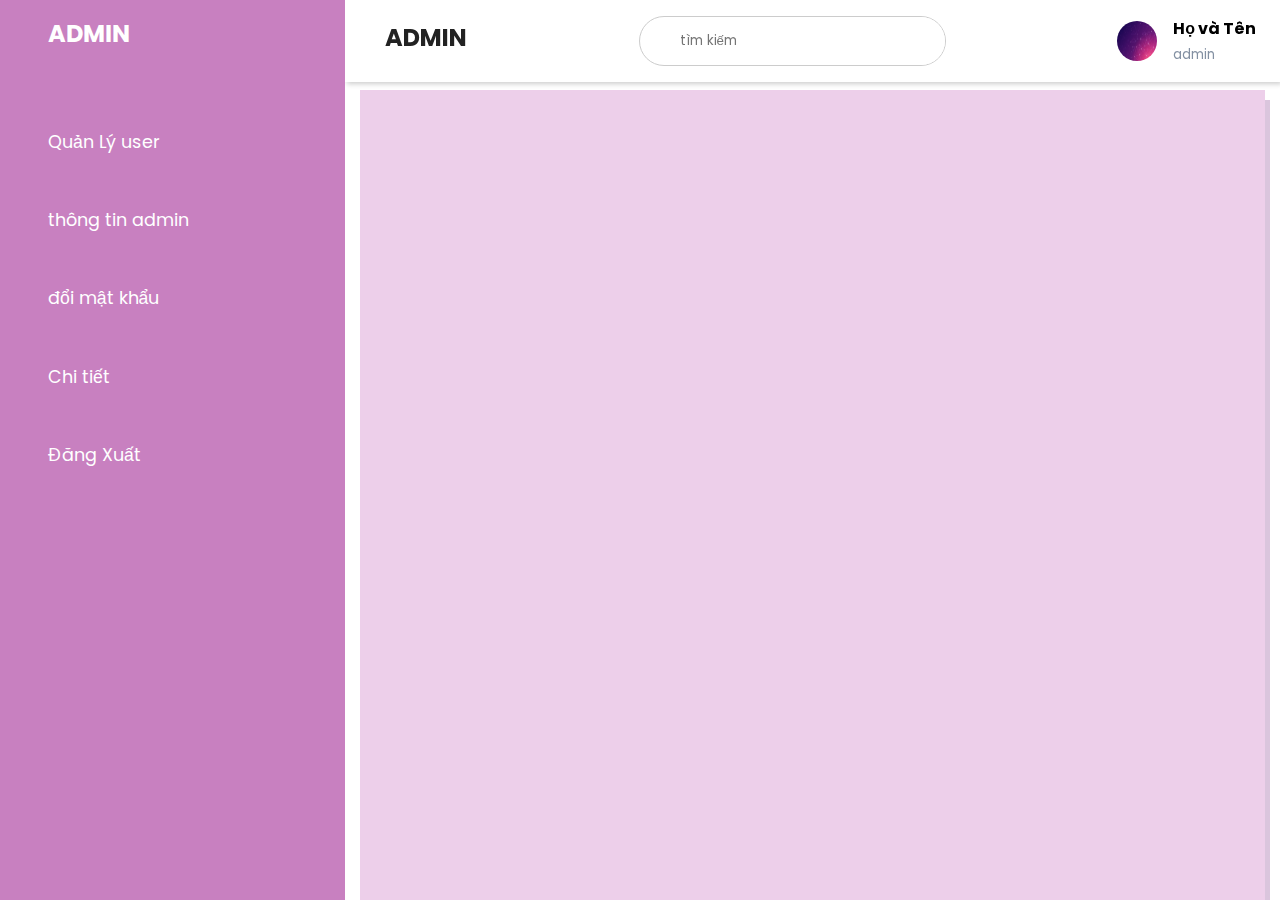
<file: index.html>
<!DOCTYPE html>
<html lang="en">

<head>
    <meta charset="UTF-8">
    <meta http-equiv="X-UA-Compatible" content="IE=edge">
    <meta name="viewport" content="width=device-width, initial-scale=1.0">
    <title>ADMIN</title>
    <link rel="stylesheet" href="style.css">
    <link rel="stylesheet" href="https://maxst.icons8.com/vue-static/landings/line-awesome/line-awesome/1.3.0/css/line-awesome.min.css">
    <link rel="stylesheet" href="https://cdnjs.cloudflare.com/ajax/libs/font-awesome/6.1.1/css/all.min.css" integrity="sha512-KfkfwYDsLkIlwQp6LFnl8zNdLGxu9YAA1QvwINks4PhcElQSvqcyVLLD9aMhXd13uQjoXtEKNosOWaZqXgel0g==" crossorigin="anonymous" referrerpolicy="no-referrer"
    />
</head>

<body>
    <input type="checkbox" id="nav-toggle">
    <!--start-sidebar-->
    <div class="sidebar">
        <!---->
        <div class="sidebar-brand">
            <h2>
                <span class="lab fa-solid fa-user-shield"></span><span><a href="/index.html">ADMIN</a></span>
            </h2>
        </div>
        <!---->
        <div class="sidebar-menu">
            <ul>
                <!--1-->
                <li>
                    <a href="/quanliuser/quanliuser.html" class="active"><span class="las la-igloo"></span><span>Quản Lý user</span></a>
                </li>
                <!--3-->
                <li>
                    <a href=""><span class="las la-clipboard-list"></span><span>thông tin admin</span></a>
                </li>
                <!--4-->
                <li>
                    <a href=""><span class="las la-user"></span><span>đổi mật khẩu</span></a>
                </li>
                <!--5-->
                <li>
                    <a href=""><span class="las la-receipt"></span><span>Chi tiết</span></a>
                </li>
                <!---->
                <li>
                    <a href=""><span class="las la-arrow-alt-circle-right"></span><span>Đăng Xuất</span></a>
                </li>
            </ul>
        </div>
    </div>
    <!--end-sidebar-->

    <!--start-main-content-->
    <div class="main-content">
        <!---->
        <header>
            <h2>
                <label for="nav-toggle">
                    <span class="las la-bars"></span>
                </label>ADMIN
            </h2>
            <!---->
            <div class="search-wrapper">
                <span class="las la-search"></span>
                <input type="search" placeholder="tìm kiếm">
            </div>
            <!---->
            <div class="user-wrapper">
                <img src="/img/img1.jpg" alt="" width="40px" height="40px">
                <div>
                    <h4>Họ và Tên</h4>
                    <small>admin</small>
                </div>
            </div>
        </header>
        <!---->
        <main>

        </main>
    </div>
</body>

</html>
</file>
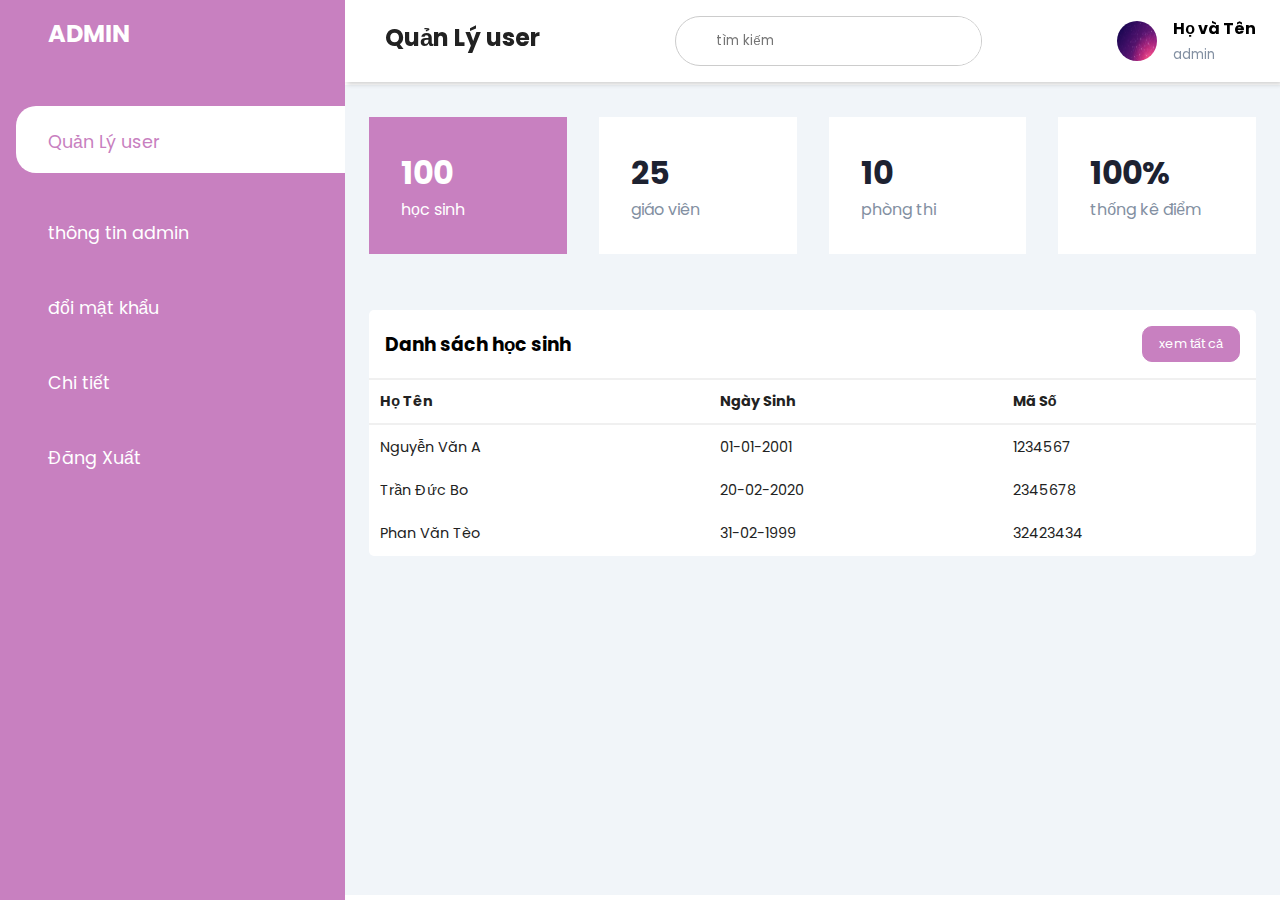
<file: quanliuser/quanliuser.html>
<!DOCTYPE html>
<html lang="en">

<head>
    <meta charset="UTF-8">
    <meta http-equiv="X-UA-Compatible" content="IE=edge">
    <meta name="viewport" content="width=device-width, initial-scale=1.0">
    <title>Quản Lí User</title>
    <link rel="stylesheet" href="quanli.css">
    <link rel="stylesheet" href="https://maxst.icons8.com/vue-static/landings/line-awesome/line-awesome/1.3.0/css/line-awesome.min.css">
    <link rel="stylesheet" href="https://cdnjs.cloudflare.com/ajax/libs/font-awesome/6.1.1/css/all.min.css" integrity="sha512-KfkfwYDsLkIlwQp6LFnl8zNdLGxu9YAA1QvwINks4PhcElQSvqcyVLLD9aMhXd13uQjoXtEKNosOWaZqXgel0g==" crossorigin="anonymous" referrerpolicy="no-referrer"
    />
</head>

<body>
    <input type="checkbox" id="nav-toggle">
    <!--start-sidebar-->
    <div class="sidebar">
        <!---->
        <div class="sidebar-brand">
            <h2>
                <span class="lab fa-solid fa-user-shield"></span><span><a href="/index.html">ADMIN</a></span>
            </h2>
        </div>
        <!---->
        <div class="sidebar-menu">
            <ul>
                <!--1-->
                <li>
                    <a href="" class="active"><span class="las la-igloo"></span><span>Quản Lý user</span></a>
                </li>
                <!--3-->
                <li>
                    <a href=""><span class="las la-clipboard-list"></span><span>thông tin admin</span></a>
                </li>
                <!--4-->
                <li>
                    <a href=""><span class="las la-user"></span><span>đổi mật khẩu</span></a>
                </li>
                <!--5-->
                <li>
                    <a href=""><span class="las la-receipt"></span><span>Chi tiết</span></a>
                </li>
                <!---->
                <li>
                    <a href=""><span class="las la-arrow-alt-circle-right"></span><span>Đăng Xuất</span></a>
                </li>
            </ul>
        </div>
    </div>
    <!--end-sidebar-->

    <!--start-main-content-->
    <div class="main-content">
        <!---->
        <header>
            <h2>
                <label for="nav-toggle">
                    <span class="las la-bars"></span>
                </label>Quản Lý user
            </h2>
            <!---->
            <div class="search-wrapper">
                <span class="las la-search"></span>
                <input type="search" placeholder="tìm kiếm">
            </div>
            <!---->
            <div class="user-wrapper">
                <img src="/img/img1.jpg" alt="" width="40px" height="40px">
                <div>
                    <h4>Họ và Tên</h4>
                    <small>admin</small>
                </div>
            </div>
        </header>
        <!---->
        <main>
            <div class="cards">
                <div class="card-single">
                    <a href="">
                        <div>
                            <h1>100</h1>
                            <span>học sinh</span>
                        </div>
                        <div>
                            <span class="las la-users"></span>
                        </div>
                    </a>
                </div>
                <!---->
                <div class="card-single">
                    <a href="/quanliuser/quanligiaovien/quanligiaovien.html">
                        <div>
                            <h1>25</h1>
                            <span>giáo viên</span>
                        </div>
                        <div>
                            <span class="las la-chalkboard-teacher"></span>
                        </div>
                    </a>
                </div>
                <!---->
                <div class="card-single">
                    <a href="">
                        <div>
                            <h1>10</h1>
                            <span>phòng thi</span>
                        </div>
                        <div>
                            <span class="las la-warehouse"></span>
                        </div>
                    </a>
                </div>
                <!---->
                <div class="card-single">
                    <a href="">
                        <div>
                            <h1>100%</h1>
                            <span>thống kê điểm</span>
                        </div>
                        <div>
                            <span class="las la-circle-notch"></span>
                        </div>
                    </a>
                </div>
            </div>
            <!---->
            <div class="recent-grid">
                <div class="projects">
                    <div class="card">
                        <div class="card-header">
                            <h3>Danh sách học sinh</h3>

                            <button>xem tất cả <span class="las la-arrow-right"></span></button>
                        </div>

                        <div class="card-body">
                            <div class="table-responsive">
                                <table width="100%">
                                    <thead>
                                        <tr>
                                            <td>Họ Tên</td>
                                            <td>Ngày Sinh</td>
                                            <td>Mã Số</td>
                                        </tr>
                                    </thead>
                                    <tbody>
                                        <tr>
                                            <td>Nguyễn Văn A</td>
                                            <td>01-01-2001</td>
                                            <td>1234567</td>
                                        </tr>
                                        <tr>
                                            <td>Trần Đức Bo</td>
                                            <td>20-02-2020</td>
                                            <td>2345678</td>
                                        </tr>
                                        <tr>
                                            <td>Phan Văn Tèo</td>
                                            <td>31-02-1999</td>
                                            <td>32423434</td>
                                        </tr>
                                        <!---->
                                    </tbody>
                                </table>
                            </div>
                        </div>

                    </div>
                </div>

        </main>
        </div>
</body>

</html>
</file>
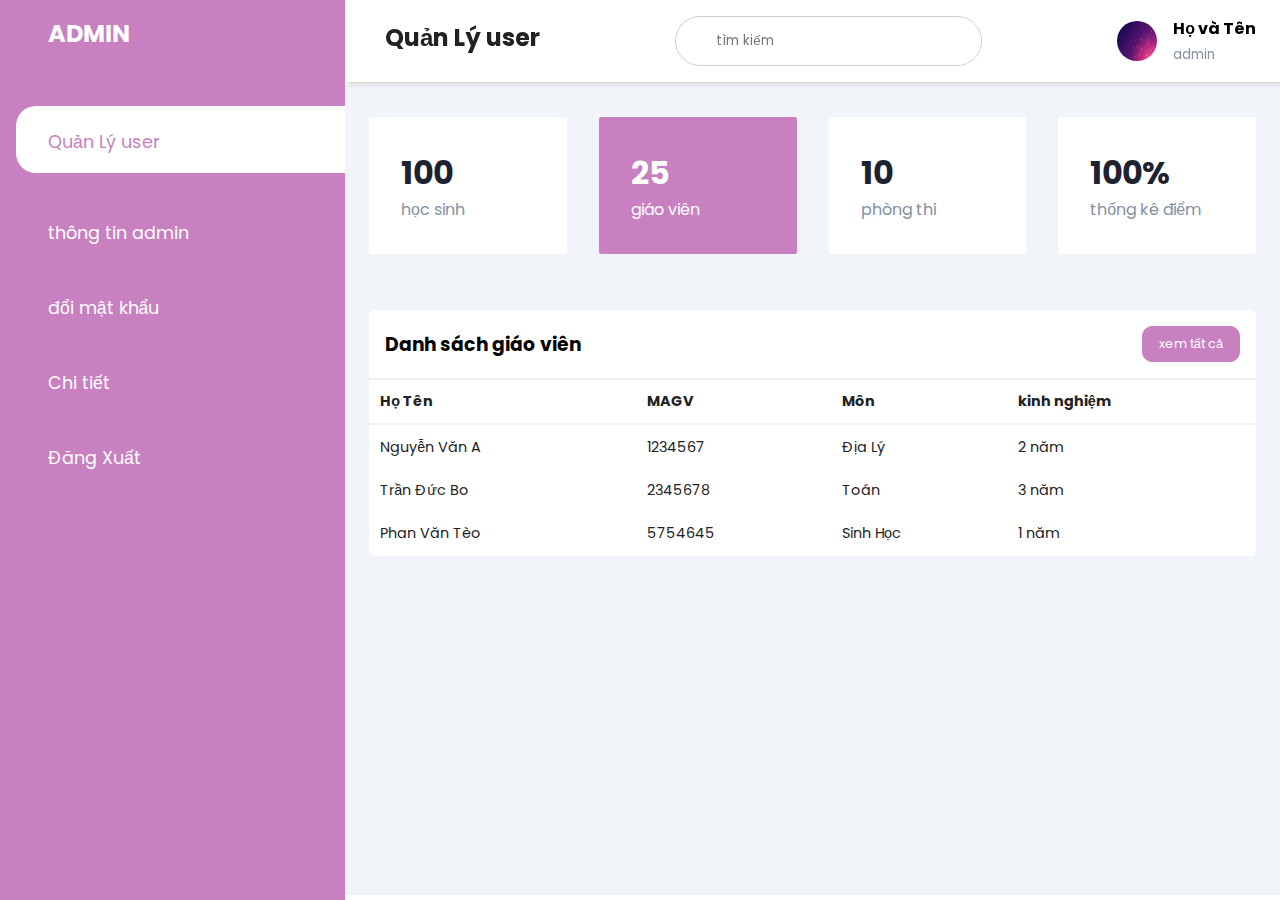
<file: quanliuser/quanligiaovien/quanligiaovien.html>
<!DOCTYPE html>
<html lang="en">

<head>
    <meta charset="UTF-8">
    <meta http-equiv="X-UA-Compatible" content="IE=edge">
    <meta name="viewport" content="width=device-width, initial-scale=1.0">
    <title>Quản Lí User</title>
    <link rel="stylesheet" href="quanligv.css">
    <link rel="stylesheet" href="https://maxst.icons8.com/vue-static/landings/line-awesome/line-awesome/1.3.0/css/line-awesome.min.css">
    <link rel="stylesheet" href="https://cdnjs.cloudflare.com/ajax/libs/font-awesome/6.1.1/css/all.min.css" integrity="sha512-KfkfwYDsLkIlwQp6LFnl8zNdLGxu9YAA1QvwINks4PhcElQSvqcyVLLD9aMhXd13uQjoXtEKNosOWaZqXgel0g==" crossorigin="anonymous" referrerpolicy="no-referrer"
    />
</head>

<body>
    <input type="checkbox" id="nav-toggle">
    <!--start-sidebar-->
    <div class="sidebar">
        <!---->
        <div class="sidebar-brand">
            <h2>
                <span class="lab fa-solid fa-user-shield"></span><span><a href="/index.html">ADMIN</a></span>
            </h2>
        </div>
        <!---->
        <div class="sidebar-menu">
            <ul>
                <!--1-->
                <li>
                    <a href="" class="active"><span class="las la-igloo"></span><span>Quản Lý user</span></a>
                </li>
                <!--3-->
                <li>
                    <a href=""><span class="las la-clipboard-list"></span><span>thông tin admin</span></a>
                </li>
                <!--4-->
                <li>
                    <a href=""><span class="las la-user"></span><span>đổi mật khẩu</span></a>
                </li>
                <!--5-->
                <li>
                    <a href=""><span class="las la-receipt"></span><span>Chi tiết</span></a>
                </li>
                <!---->
                <li>
                    <a href=""><span class="las la-arrow-alt-circle-right"></span><span>Đăng Xuất</span></a>
                </li>
            </ul>
        </div>
    </div>
    <!--end-sidebar-->

    <!--start-main-content-->
    <div class="main-content">
        <!---->
        <header>
            <h2>
                <label for="nav-toggle">
                    <span class="las la-bars"></span>
                </label>Quản Lý user
            </h2>
            <!---->
            <div class="search-wrapper">
                <span class="las la-search"></span>
                <input type="search" placeholder="tìm kiếm">
            </div>
            <!---->
            <div class="user-wrapper">
                <img src="/img/img1.jpg" alt="" width="40px" height="40px">
                <div>
                    <h4>Họ và Tên</h4>
                    <small>admin</small>
                </div>
            </div>
        </header>
        <!---->
        <main>
            <div class="cards">
                <div class="card-single">
                    <a href="/quanliuser/quanliuser.html">
                        <div>
                            <h1>100</h1>
                            <span>học sinh</span>
                        </div>
                        <div>
                            <span class="las la-users"></span>
                        </div>
                    </a>
                </div>
                <!---->
                <div class="card-single">
                    <a href="" class="second">
                        <div>
                            <h1>25</h1>
                            <span>giáo viên</span>
                        </div>
                        <div>
                            <span class="las la-chalkboard-teacher"></span>
                        </div>
                    </a>
                </div>
                <!---->
                <div class="card-single">
                    <a href="">
                        <div>
                            <h1>10</h1>
                            <span>phòng thi</span>
                        </div>
                        <div>
                            <span class="las la-warehouse"></span>
                        </div>
                    </a>
                </div>
                <!---->
                <div class="card-single">
                    <a href="">
                        <div>
                            <h1>100%</h1>
                            <span>thống kê điểm</span>
                        </div>
                        <div>
                            <span class="las la-circle-notch"></span>
                        </div>
                    </a>
                </div>
            </div>
            <!---->
            <div class="recent-grid">
                <div class="projects">
                    <div class="card">
                        <div class="card-header">
                            <h3>Danh sách giáo viên</h3>

                            <button>xem tất cả <span class="las la-arrow-right"></span></button>
                        </div>

                        <div class="card-body">
                            <div class="table-responsive">
                                <table width="100%">
                                    <thead>
                                        <tr>
                                            <td>Họ Tên</td>
                                            <td>MAGV</td>
                                            <td>Môn</td>
                                            <td>kinh nghiệm</td>
                                        </tr>
                                    </thead>
                                    <tbody>
                                        <tr>
                                            <td>Nguyễn Văn A</td>
                                            <td>1234567</td>
                                            <td>Địa Lý</td>
                                            <td>2 năm</td>
                                        </tr>
                                        <tr>
                                            <td>Trần Đức Bo</td>
                                            <td>2345678</td>
                                            <td>Toán</td>
                                            <td>3 năm</td>
                                        </tr>
                                        <tr>
                                            <td>Phan Văn Tèo</td>
                                            <td>5754645</td>
                                            <td>Sinh Học</td>
                                            <td>1 năm</td>
                                        </tr>
                                        <!---->
                                    </tbody>
                                </table>
                            </div>
                        </div>

                    </div>
                </div>

        </main>
        </div>
</body>

</html>
</file>
<file: style.css>
@import url('https://fonts.googleapis.com/css2?family=Poppins:wght@300;400;500;600&display=swap');
:root {
    --main-color: #c880c0;
    --color-dark: #1d2231;
    --text-gray: #8390a2;
}

* {
    padding: 0;
    margin: 0;
    box-sizing: border-box;
    list-style-type: none;
    text-decoration: none;
    font-family: 'Poppins', sans-serif;
}

.sidebar-brand span a {
    color: #fff;
}

.sidebar {
    width: 345px;
    position: fixed;
    left: 0;
    top: 0;
    height: 100%;
    background: var(--main-color);
    z-index: 100;
    transition: width 300ms;
}

.sidebar-brand {
    height: 90px;
    padding: 1rem 0rem 1rem 2rem;
    color: #fff;
}

.sidebar-brand span {
    display: inline-block;
    padding-right: 1rem;
}

.sidebar-menu {
    margin-top: 1rem;
}

.sidebar-menu li {
    width: 100%;
    margin-bottom: 1.7rem;
    padding-left: 1rem;
}

.sidebar-menu a {
    padding-left: 1rem;
    display: block;
    color: #fff;
    font-size: 1.1rem;
    padding-top: 1rem;
    transition: padding 200ms;
}

.sidebar-menu a span:first-child {
    font-size: 1.5rem;
    padding-right: 1rem;
}

.sidebar-menu a:hover {
    background: #fff;
    padding-bottom: 1rem;
    color: var(--main-color);
    border-radius: 20px 0px 0px 20px;
}

#nav-toggle:checked+.sidebar {
    width: 80px;
}

#nav-toggle:checked+.sidebar .sidebar-brand,
#nav-toggle:checked+.sidebar li {
    padding-left: 1rem;
    text-align: center;
}

#nav-toggle:checked+.sidebar li a {
    padding-left: 0rem;
}

#nav-toggle:checked+.sidebar .sidebar-brand h2 span:last-child,
#nav-toggle:checked+.sidebar li a span:last-child {
    display: none;
}

#nav-toggle:checked~.main-content {
    margin-left: 80px;
}

#nav-toggle:checked~.main-content header {
    width: calc(100% - 80px);
    left: 80px;
}

.main-content {
    transition: margin-left 300ms;
    margin-left: 345px;
}

header {
    background: #fff;
    display: flex;
    justify-content: space-between;
    padding: 1rem 1.5rem;
    box-shadow: 2px 2px 5px rgba(0, 0, 0, 0.2);
    position: fixed;
    left: 345px;
    width: calc(100% - 345px);
    top: 0;
    z-index: 100%;
    transition: left 300ms;
}

#nav-toggle {
    display: none;
}

header h2 {
    color: #222;
}

header label span {
    font-size: 1.7rem;
    padding-right: 1rem;
}

.search-wrapper {
    border: 1px solid #ccc;
    border-radius: 30px;
    height: 50px;
    display: flex;
    align-items: center;
    overflow-x: hidden;
}

.search-wrapper span {
    display: inline-block;
    padding: 0rem 1rem;
    font-size: 1.5rem;
}

.search-wrapper input {
    height: 100%;
    padding: .5rem;
    border: none;
    outline: none;
}

.user-wrapper {
    display: flex;
    align-items: center;
}

.user-wrapper img {
    border-radius: 50%;
    margin-right: 1rem;
}

.user-wrapper small {
    display: inline-block;
    color: var(--text-gray);
}

main {
    margin-top: 90px;
    padding: 2rem 1.5rem;
    background: #edcfea;
    min-height: calc(100vh - 90px);
    margin-left: 15px;
    margin-right: 15px;
    box-shadow: 5px 10px #dac5dd;
}
</file>
<file: quanliuser/quanli.css>
@import url('https://fonts.googleapis.com/css2?family=Poppins:wght@300;400;500;600&display=swap');
:root {
    --main-color: #c880c0;
    --color-dark: #1d2231;
    --text-gray: #8390a2;
}

* {
    padding: 0;
    margin: 0;
    box-sizing: border-box;
    list-style-type: none;
    text-decoration: none;
    font-family: 'Poppins', sans-serif;
}

.sidebar {
    width: 345px;
    position: fixed;
    left: 0;
    top: 0;
    height: 100%;
    background: var(--main-color);
    z-index: 100;
    transition: width 300ms;
}

.sidebar-brand {
    height: 90px;
    padding: 1rem 0rem 1rem 2rem;
    color: #fff;
}

.sidebar-brand span a {
    color: #fff;
}

.sidebar-brand span {
    display: inline-block;
    padding-right: 1rem;
}

.sidebar-menu {
    margin-top: 1rem;
}

.sidebar-menu li {
    width: 100%;
    margin-bottom: 2.5rem;
    padding-left: 1rem;
}

.sidebar-menu a {
    padding-left: 1rem;
    display: block;
    color: #fff;
    font-size: 1.1rem;
    transition: padding 200ms;
}

.sidebar-menu a.active {
    background: #fff;
    padding-top: 1rem;
    padding-bottom: 1rem;
    color: var(--main-color);
    border-radius: 20px 0px 0px 20px;
}

.sidebar-menu a:hover {
    background: #fff;
    padding-top: 1rem;
    padding-bottom: 1rem;
    color: var(--main-color);
    border-radius: 20px 0px 0px 20px;
}

.sidebar-menu a span:first-child {
    font-size: 1.5rem;
    padding-right: 1rem;
}

#nav-toggle:checked+.sidebar {
    width: 80px;
}

#nav-toggle:checked+.sidebar .sidebar-brand,
#nav-toggle:checked+.sidebar li {
    padding-left: 1rem;
    text-align: center;
}

#nav-toggle:checked+.sidebar li a {
    padding-left: 0rem;
}

#nav-toggle:checked+.sidebar .sidebar-brand h2 span:last-child,
#nav-toggle:checked+.sidebar li a span:last-child {
    display: none;
}

#nav-toggle:checked~.main-content {
    margin-left: 80px;
}

#nav-toggle:checked~.main-content header {
    width: calc(100% - 80px);
    left: 80px;
}

.main-content {
    transition: margin-left 300ms;
    margin-left: 345px;
}

header {
    background: #fff;
    display: flex;
    justify-content: space-between;
    padding: 1rem 1.5rem;
    box-shadow: 2px 2px 5px rgba(0, 0, 0, 0.2);
    position: fixed;
    left: 345px;
    width: calc(100% - 345px);
    top: 0;
    z-index: 100%;
    transition: left 300ms;
}

#nav-toggle {
    display: none;
}

header h2 {
    color: #222;
}

header label span {
    font-size: 1.7rem;
    padding-right: 1rem;
}

.search-wrapper {
    border: 1px solid #ccc;
    border-radius: 30px;
    height: 50px;
    display: flex;
    align-items: center;
    overflow-x: hidden;
}

.search-wrapper span {
    display: inline-block;
    padding: 0rem 1rem;
    font-size: 1.5rem;
}

.search-wrapper input {
    height: 100%;
    padding: .5rem;
    border: none;
    outline: none;
}

.user-wrapper {
    display: flex;
    align-items: center;
}

.user-wrapper img {
    border-radius: 50%;
    margin-right: 1rem;
}

.user-wrapper small {
    display: inline-block;
    color: var(--text-gray);
}

main {
    margin-top: 85px;
    padding: 2rem 1.5rem;
    background: #f1f5f9;
    min-height: calc(100vh - 90px);
}

.cards {
    display: grid;
    grid-template-columns: repeat(4, 1fr);
    grid-gap: 2rem;
    margin-bottom: 1rem;
}

.card-single {
    background: #fff;
}

.card-single a {
    display: flex;
    justify-content: space-between;
    padding: 2rem;
    border-radius: 2px;
}

.card-single div:last-child span {
    font-size: 3rem;
    color: var(--main-color);
}

.card-single div span {
    color: var(--text-gray);
}

.card-single div h1 {
    color: var(--color-dark);
}

.card-single:first-child {
    background-color: var(--main-color);
}

.card-single:first-child h1,
.card-single:first-child div:first-child span,
.card-single:first-child div:last-child span {
    color: #fff;
}

.card-single a:hover {
    background: rgba(212, 113, 212, 0.2);
    color: var(--color-dark);
    height: 100%;
}

.recent-grid {
    margin-top: 3.5rem;
    display: grid;
    grid-gap: 2rem;
    grid-template-columns: 100% auto;
}

.card {
    background: #fff;
    border-radius: 5px;
}

.card-header {
    padding: 1rem;
}

.card-header {
    display: flex;
    justify-content: space-between;
    align-items: center;
    border-bottom: 1px solid #f0f0f0;
}

.card-header button {
    background: var(--main-color);
    border-radius: 10px;
    color: #fff;
    font-size: .8rem;
    padding: .5rem 1rem;
    border: 1px solid var(--main-color);
}

.card-header button:hover {
    opacity: 0.7;
    color: #fff;
    cursor: pointer;
}

table {
    border-collapse: collapse;
}

thead tr {
    border-top: 1px solid #f0f0f0;
    border-bottom: 2px solid #f0f0f0;
}

thead td {
    font-weight: 700;
}

td {
    padding: .7rem;
    font-size: .9rem;
    color: #222;
}

td .status {
    display: inline-block;
    height: 10px;
    width: 10px;
    border-radius: 50%;
    margin-right: 1rem;
}

tr td:last-child {
    display: flex;
    align-items: center;
}

.status.purple {
    background: rebeccapurple;
}

.status.pink {
    background: deeppink;
}

.status.orange {
    background: orangered;
}

.table-responsive {
    width: 100%;
    overflow-x: auto;
}


/*.customer {
    display: flex;
    justify-content: space-between;
    align-items: center;
    padding: .5rem .7rem;
}

.infor {
    display: flex;
    align-items: center;
}

.infor img {
    border-radius: 50%;
    margin-right: .5rem;
}

.infor h4 {
    font-size: .7rem;
    font-weight: 800;
    color: #222;
}

.infor small {
    font-weight: 600;
    color: var(--text-gray);
}

.contact span {
    font-size: 1.2rem;
    display: inline-block;
    margin-left: .5rem;
    color: var(--main-color);
}*/

span .fa-solid .fa-user-gear {
    font-size: 40px;
}

@media only screen and (max-width: 1200px) {
    .sidebar {
        width: 80px;
    }
    .sidebar .sidebar-brand,
    .sidebar li {
        padding-left: 1rem;
        text-align: center;
    }
    .sidebar li a {
        padding-left: 0rem;
    }
    .sidebar .sidebar-brand h2 span:last-child,
    .sidebar li a span:last-child {
        display: none;
    }
    .main-content {
        margin-left: 80px;
    }
    .main-content header {
        width: calc(100% - 80px);
        left: 80px;
    }
}

@media only screen and (max-width: 960px) {
    .cards {
        grid-template-columns: repeat(3, 1fr);
    }
}

@media only screen and (max-width: 760px) {
    .cards {
        grid-template-columns: repeat(2, 1fr);
    }
}
</file>
<file: quanliuser/quanligiaovien/quanligv.css>
@import url('https://fonts.googleapis.com/css2?family=Poppins:wght@300;400;500;600&display=swap');
:root {
    --main-color: #c880c0;
    --color-dark: #1d2231;
    --text-gray: #8390a2;
}

* {
    padding: 0;
    margin: 0;
    box-sizing: border-box;
    list-style-type: none;
    text-decoration: none;
    font-family: 'Poppins', sans-serif;
}

.sidebar {
    width: 345px;
    position: fixed;
    left: 0;
    top: 0;
    height: 100%;
    background: var(--main-color);
    z-index: 100;
    transition: width 300ms;
}

.sidebar-brand {
    height: 90px;
    padding: 1rem 0rem 1rem 2rem;
    color: #fff;
}

.sidebar-brand span a {
    color: #fff;
}

.sidebar-brand span {
    display: inline-block;
    padding-right: 1rem;
}

.sidebar-menu {
    margin-top: 1rem;
}

.sidebar-menu li {
    width: 100%;
    margin-bottom: 2.5rem;
    padding-left: 1rem;
}

.sidebar-menu a {
    padding-left: 1rem;
    display: block;
    color: #fff;
    font-size: 1.1rem;
    transition: padding 200ms;
}

.sidebar-menu a.active {
    background: #fff;
    padding-top: 1rem;
    padding-bottom: 1rem;
    color: var(--main-color);
    border-radius: 20px 0px 0px 20px;
}

.sidebar-menu a:hover {
    background: #fff;
    padding-top: 1rem;
    padding-bottom: 1rem;
    color: var(--main-color);
    border-radius: 20px 0px 0px 20px;
}

.sidebar-menu a span:first-child {
    font-size: 1.5rem;
    padding-right: 1rem;
}

#nav-toggle:checked+.sidebar {
    width: 80px;
}

#nav-toggle:checked+.sidebar .sidebar-brand,
#nav-toggle:checked+.sidebar li {
    padding-left: 1rem;
    text-align: center;
}

#nav-toggle:checked+.sidebar li a {
    padding-left: 0rem;
}

#nav-toggle:checked+.sidebar .sidebar-brand h2 span:last-child,
#nav-toggle:checked+.sidebar li a span:last-child {
    display: none;
}

#nav-toggle:checked~.main-content {
    margin-left: 80px;
}

#nav-toggle:checked~.main-content header {
    width: calc(100% - 80px);
    left: 80px;
}

.main-content {
    transition: margin-left 300ms;
    margin-left: 345px;
}

header {
    background: #fff;
    display: flex;
    justify-content: space-between;
    padding: 1rem 1.5rem;
    box-shadow: 2px 2px 5px rgba(0, 0, 0, 0.2);
    position: fixed;
    left: 345px;
    width: calc(100% - 345px);
    top: 0;
    z-index: 100%;
    transition: left 300ms;
}

#nav-toggle {
    display: none;
}

header h2 {
    color: #222;
}

header label span {
    font-size: 1.7rem;
    padding-right: 1rem;
}

.search-wrapper {
    border: 1px solid #ccc;
    border-radius: 30px;
    height: 50px;
    display: flex;
    align-items: center;
    overflow-x: hidden;
}

.search-wrapper span {
    display: inline-block;
    padding: 0rem 1rem;
    font-size: 1.5rem;
}

.search-wrapper input {
    height: 100%;
    padding: .5rem;
    border: none;
    outline: none;
}

.user-wrapper {
    display: flex;
    align-items: center;
}

.user-wrapper img {
    border-radius: 50%;
    margin-right: 1rem;
}

.user-wrapper small {
    display: inline-block;
    color: var(--text-gray);
}

main {
    margin-top: 85px;
    padding: 2rem 1.5rem;
    background: #f1f5f9;
    min-height: calc(100vh - 90px);
}

.cards {
    display: grid;
    grid-template-columns: repeat(4, 1fr);
    grid-gap: 2rem;
    margin-bottom: 1rem;
}

.card-single {
    background: #fff;
}

.card-single a {
    display: flex;
    justify-content: space-between;
    padding: 2rem;
    border-radius: 2px;
}

.card-single div:last-child span {
    font-size: 3rem;
    color: var(--main-color);
}

.card-single div span {
    color: var(--text-gray);
}

.card-single div h1 {
    color: var(--color-dark);
}

.card-single .second {
    background: var(--main-color);
    height: 100%;
}

.card-single .second h1,
.card-single .second div:first-child span,
.card-single .second div:last-child span {
    color: #fff;
}

.card-single a:hover {
    background: rgba(212, 113, 212, 0.2);
    color: var(--color-dark);
    height: 100%;
}

.recent-grid {
    margin-top: 3.5rem;
    display: grid;
    grid-gap: 2rem;
    grid-template-columns: 100% auto;
}

.card {
    background: #fff;
    border-radius: 5px;
}

.card-header {
    padding: 1rem;
}

.card-header {
    display: flex;
    justify-content: space-between;
    align-items: center;
    border-bottom: 1px solid #f0f0f0;
}

.card-header button {
    background: var(--main-color);
    border-radius: 10px;
    color: #fff;
    font-size: .8rem;
    padding: .5rem 1rem;
    border: 1px solid var(--main-color);
}

.card-header button:hover {
    opacity: 0.7;
    color: #fff;
    cursor: pointer;
}

table {
    border-collapse: collapse;
}

thead tr {
    border-top: 1px solid #f0f0f0;
    border-bottom: 2px solid #f0f0f0;
}

thead td {
    font-weight: 700;
}

td {
    padding: .7rem;
    font-size: .9rem;
    color: #222;
}

td .status {
    display: inline-block;
    height: 10px;
    width: 10px;
    border-radius: 50%;
    margin-right: 1rem;
}

tr td:last-child {
    display: flex;
    align-items: center;
}

.status.purple {
    background: rebeccapurple;
}

.status.pink {
    background: deeppink;
}

.status.orange {
    background: orangered;
}

.table-responsive {
    width: 100%;
    overflow-x: auto;
}


/*.customer {
    display: flex;
    justify-content: space-between;
    align-items: center;
    padding: .5rem .7rem;
}

.infor {
    display: flex;
    align-items: center;
}

.infor img {
    border-radius: 50%;
    margin-right: .5rem;
}

.infor h4 {
    font-size: .7rem;
    font-weight: 800;
    color: #222;
}

.infor small {
    font-weight: 600;
    color: var(--text-gray);
}

.contact span {
    font-size: 1.2rem;
    display: inline-block;
    margin-left: .5rem;
    color: var(--main-color);
}*/

span .fa-solid .fa-user-gear {
    font-size: 40px;
}

@media only screen and (max-width: 1200px) {
    .sidebar {
        width: 80px;
    }
    .sidebar .sidebar-brand,
    .sidebar li {
        padding-left: 1rem;
        text-align: center;
    }
    .sidebar li a {
        padding-left: 0rem;
    }
    .sidebar .sidebar-brand h2 span:last-child,
    .sidebar li a span:last-child {
        display: none;
    }
    .main-content {
        margin-left: 80px;
    }
    .main-content header {
        width: calc(100% - 80px);
        left: 80px;
    }
}

@media only screen and (max-width: 960px) {
    .cards {
        grid-template-columns: repeat(3, 1fr);
    }
}

@media only screen and (max-width: 760px) {
    .cards {
        grid-template-columns: repeat(2, 1fr);
    }
}
</file>
